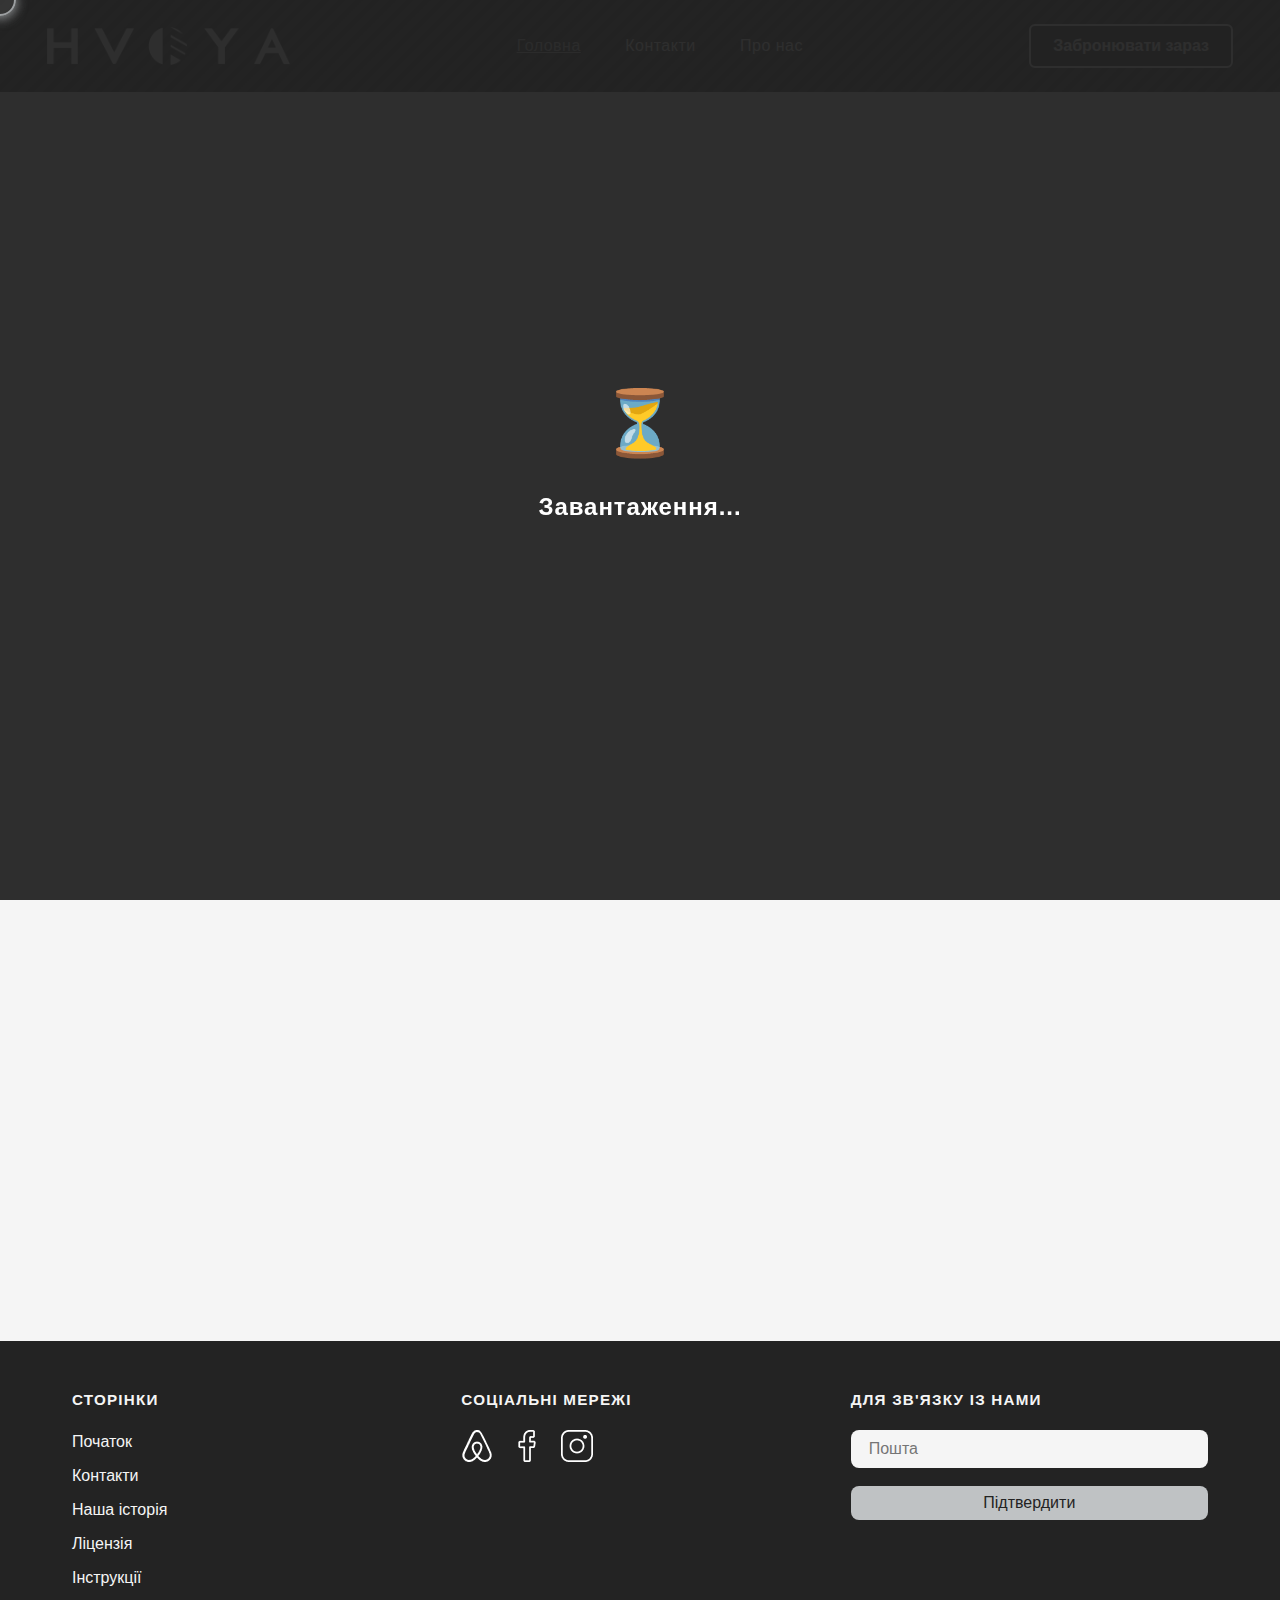
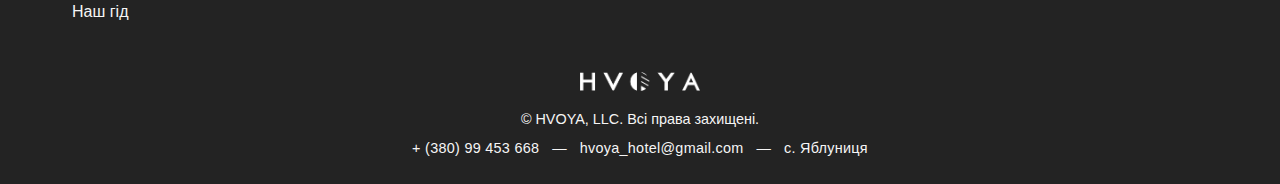
<file: index.html>
<!DOCTYPE html>
<html lang="en">
<head>
    <meta charset="UTF-8">
    <meta name="viewport" content="width=device-width, initial-scale=1.0">
    <title>Document</title>
    <link rel="stylesheet" href="work.css">
    <link rel="stylesheet" href="./index1.html">
</head>
<body>
    <div id="preloader">
  <div class="preloader-content">
    <span class="preloader-emoji">⏳</span>
    <span class="preloader-text">Завантаження...</span>
  </div>
</div>
    <header>
        <img src = './img/logo-white.png' class = 'logo'>
        <nav class golb>
            <a href="./index.html" class = 'perek'>Головна</a>
            <a href="./index3.html" class = 'golb2'>Контакти</a>
            <a href="./index1.html" class = 'golb3'>Про нас</a>
        </nav>
        <a href="index3.html" class = 'bron'>Забронювати зараз</a>
        
    </header>

    <main>

    <section class="hero"></section>

    
    <div class="krok">
        <h1 class="text1">Hvoya — ваш затишний простір у самому серці Карпат</h1>
        <h3 class="text2">Наш готель розташований поруч із лісом та гірськолижними трасами Буковеля. З вікон відкривається захоплюючий краєвид на гори та ялини. Ідеальне місце для відпочинку, релаксу та зарядження енергією.</h3>
        <h3 class="text2">Комфорт. Спокій. Природа.</h3>
        <a href="index3.html" class="bron">Забронювати</a>
        <a href="indexk.html" class="next-btn">Далі →</a>
    </div>
</main>

<footer class="footer-section-1">
    <div class="footer-content">
        <div class="footer-columns">
            <div class="footer-col">
                <span class="footer-title">СТОРІНКИ</span>
                <ul>
                    <li>Початок</li>
                    <li>Контакти</li>
                    <li>Наша історія</li>
                    <li>Ліцензія</li>
                    <li>Інструкції</li>
                    <li>Наш гід</li>
                </ul>
            </div>
            <div class="footer-col">
                <span class="footer-title">СОЦІАЛЬНІ МЕРЕЖІ</span>
                <div class="footer-social">
                    <a href="#"><img src="img/Frame (1).png" alt="Airbnb"></a>
                    <a href="#"><img src="img/IMAGE (2).png" alt="Facebook"></a>
                    <a href="#"><img src="img/IMAGE (3).png" alt="Instagram"></a>
                </div>
            </div>
            <div class="footer-col">
                <span class="footer-title">ДЛЯ ЗВ'ЯЗКУ ІЗ НАМИ</span>
                <form class="footer-form">
                    <input type="email" placeholder="Пошта">
                    <button type="submit">Підтвердити</button>
                </form>
            </div>
        </div>
        <div class="footer-logo-block">
            <img src="img/logo-white.png" class="footer-logo">
        </div>
        <div class="footer-copy">
            © HVOYA, LLC. Всі права захищені.
        </div>
        <div class="footer-contacts">
            + (380) 99 453 668 &nbsp; — &nbsp; hvoya_hotel@gmail.com &nbsp; — &nbsp; с. Яблуниця
        </div>
    </div>
</footer>
<script>
    
window.addEventListener('DOMContentLoaded', function() {
  setTimeout(function() {
    document.getElementById('preloader').style.opacity = '0';
    setTimeout(function() {
      document.getElementById('preloader').style.display = 'none';
    }, 200);
  }, 2000);
});
</script>

<script>
document.addEventListener("DOMContentLoaded", function() {
    const circle = document.createElement("div");
    circle.className = "cursor-circle";
    document.body.appendChild(circle);

    document.addEventListener("mousemove", function(e) {
        circle.style.left = e.clientX + "px";
        circle.style.top = e.clientY + "px";
    });
});
</script>

</body>
<foot class="noga">

</foot>
</html>
</file>
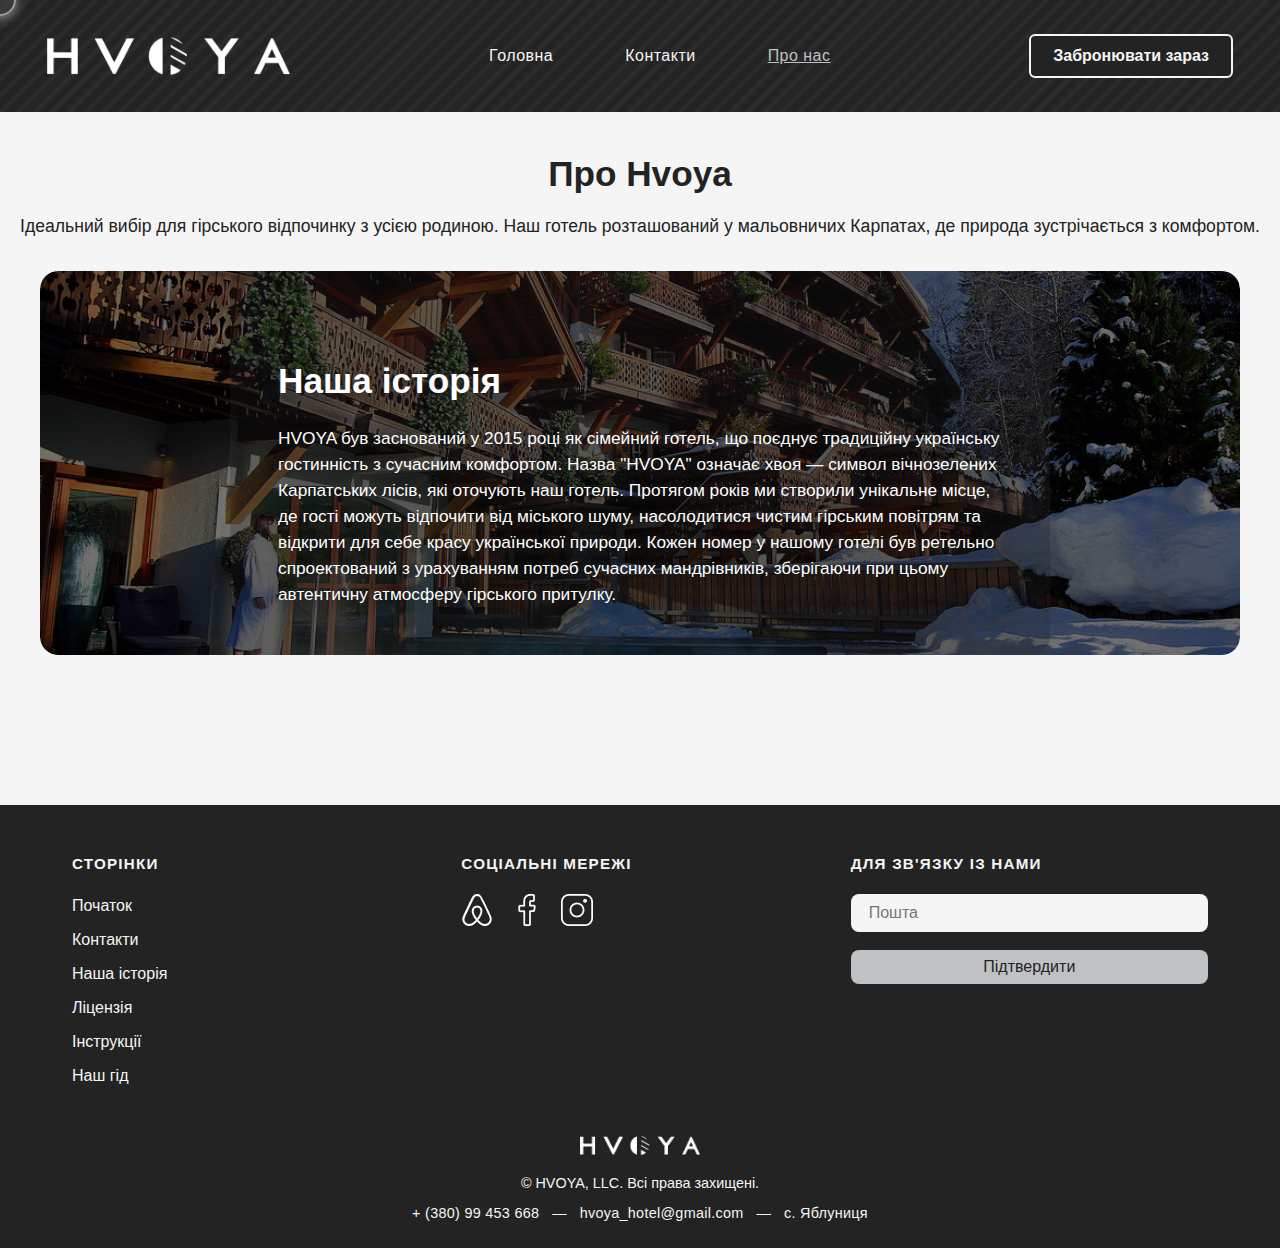
<file: index1.html>
<!DOCTYPE html>
<html lang="uk">
<head>
    <meta charset="UTF-8">
    <meta name="viewport" content="width=device-width, initial-scale=1.0">
    <title>Про нас — HVOYA</title>
    <link rel="stylesheet" href="work.css">
    <link rel="stylesheet" href="./index.html">
</head>
<body>
<header>
    <img src="./img/logo-white.png" class="logo">
    <nav class="golb">
        <a href="./index.html" class="golb1">Головна</a>
        <a href="./index3.html" class="golb2">Контакти</a>
        <a href="" class="perek">Про нас</a>
    </nav>
    <a href="index3.html" class="bron">Забронювати зараз</a>

</header>
<main class="mainer">
<h1 class="pro">Про Hvoya</h1>
<h3 class = 'opis'>Ідеальний вибір для гірського відпочинку з усією родиною. Наш готель розташований 
    у мальовничих Карпатах, де природа зустрічається з комфортом.</h3>
<div class="history-block">
    <div class="history-text">
        <h2>Наша історія</h2>
        <p class="opis">HVOYA був заснований у 2015 році як сімейний готель, що поєднує традиційну українську гостинність з сучасним комфортом. Назва "HVOYA" означає хвоя — символ вічнозелених Карпатських лісів, які оточують наш готель.

Протягом років ми створили унікальне місце, де гості можуть відпочити від міського шуму, насолодитися чистим гірським повітрям та відкрити для себе красу української природи.

Кожен номер у нашому готелі був ретельно спроектований з урахуванням потреб сучасних мандрівників, зберігаючи при цьому автентичну атмосферу гірського притулку.</p>
    </div>
    <div class="history-img-wrap">
        <img src="img/70440098-France-Rhone-Alps-Megève-Ski-Resort-Chalet-du-Mont-d-Arbois-Relais-Châteaux-luxury-hotel-view-from.jpg" class="history-img" alt="Готель Hvoya">
    </div>
</div> 

</main>


<footer class="footer-section-1">
    <div class="footer-content">
        <div class="footer-columns">
            <div class="footer-col">
                <span class="footer-title">СТОРІНКИ</span>
                <ul>
                    <li>Початок</li>
                    <li>Контакти</li>
                    <li>Наша історія</li>
                    <li>Ліцензія</li>
                    <li>Інструкції</li>
                    <li>Наш гід</li>
                </ul>
            </div>
            <div class="footer-col">
                <span class="footer-title">СОЦІАЛЬНІ МЕРЕЖІ</span>
                <div class="footer-social">
                    <a href="#"><img src="img/Frame (1).png" alt="Airbnb"></a>
                    <a href="#"><img src="img/IMAGE (2).png" alt="Facebook"></a>
                    <a href="#"><img src="img/IMAGE (3).png" alt="Instagram"></a>
                </div>
            </div>
            <div class="footer-col">
                <span class="footer-title">ДЛЯ ЗВ'ЯЗКУ ІЗ НАМИ</span>
                <form class="footer-form">
                    <input type="email" placeholder="Пошта">
                    <button type="submit">Підтвердити</button>
                </form>
            </div>
        </div>
        <div class="footer-logo-block">
            <img src="img/logo-white.png" class="footer-logo">
        </div>
        <div class="footer-copy">
            © HVOYA, LLC. Всі права захищені.
        </div>
        <div class="footer-contacts">
            + (380) 99 453 668 &nbsp; — &nbsp; hvoya_hotel@gmail.com &nbsp; — &nbsp; с. Яблуниця
        </div>
    </div>
</footer>
<script>
document.addEventListener("DOMContentLoaded", function() {
    const circle = document.createElement("div");
    circle.className = "cursor-circle";
    document.body.appendChild(circle);

    document.addEventListener("mousemove", function(e) {
        circle.style.left = e.clientX + "px";
        circle.style.top = e.clientY + "px";
    });
});
</script>
</body>
</file>
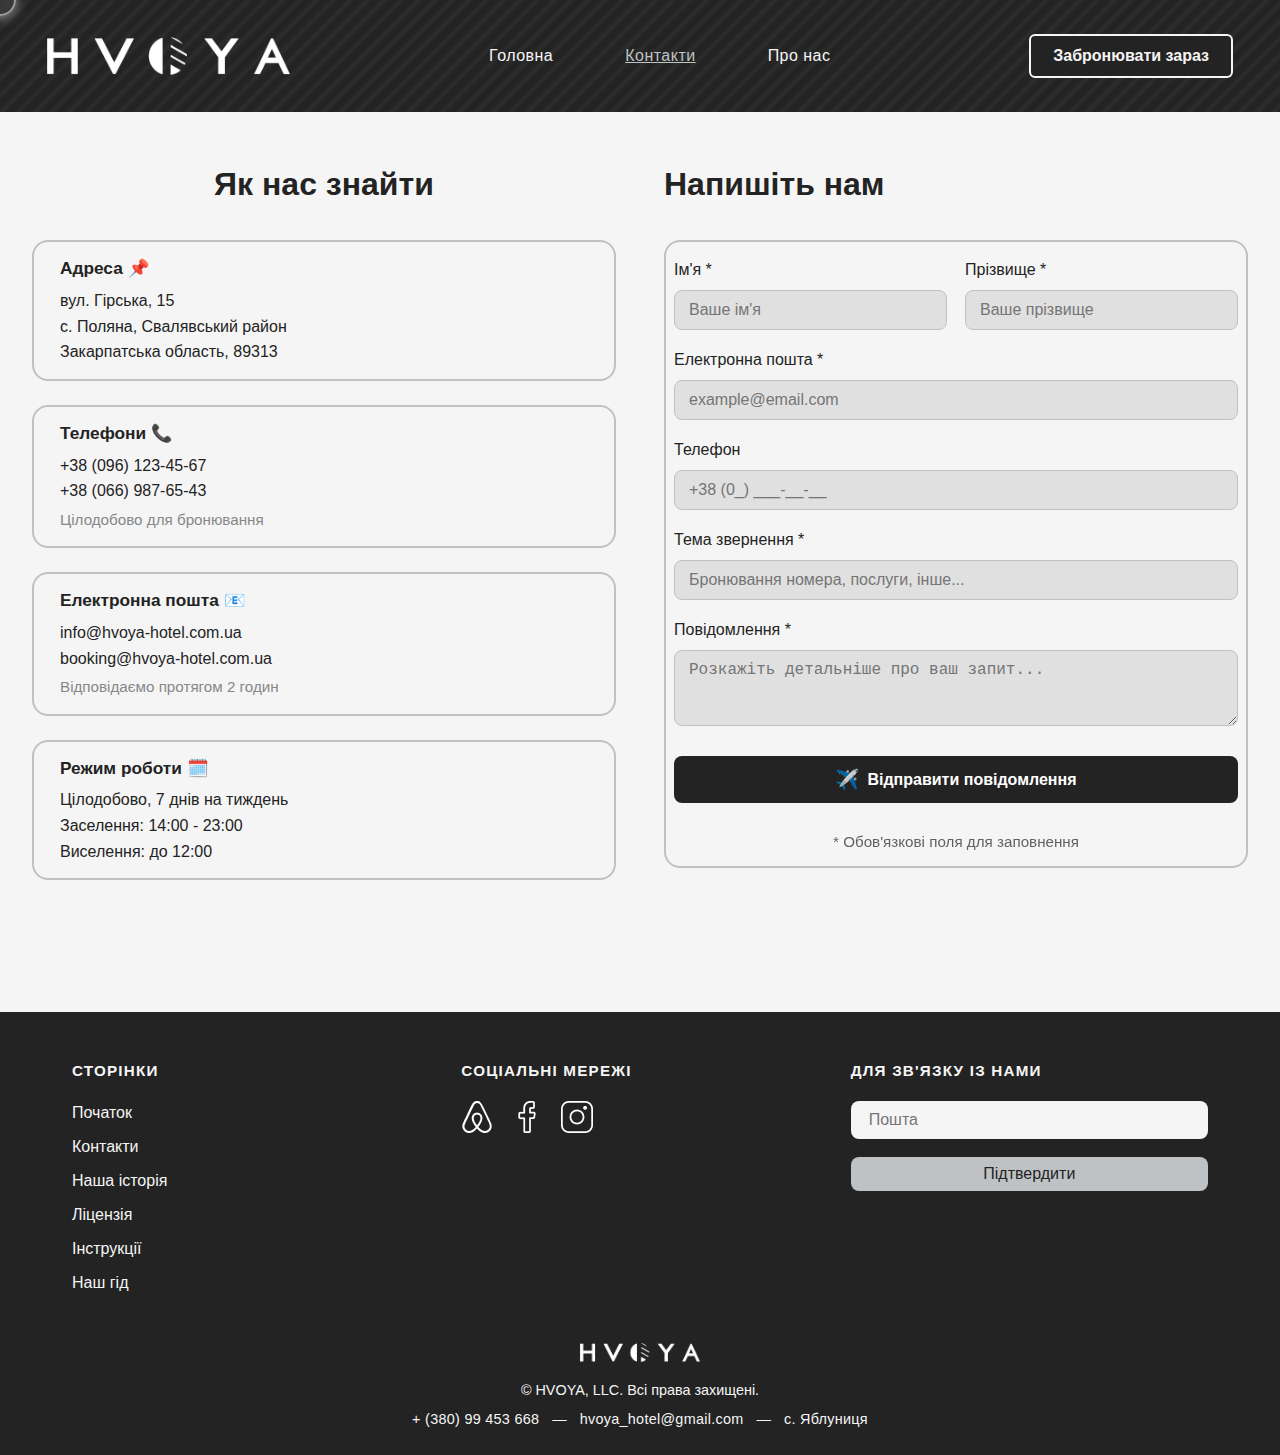
<file: index3.html>
<!DOCTYPE html>
<html lang="uk">
<head>
    <meta charset="UTF-8">
    <meta name="viewport" content="width=device-width, initial-scale=1.0">
    <title>Про нас — HVOYA</title>
    <link rel="stylesheet" href="work.css">
    <link rel="stylesheet" href="./index.html">
</head>
<body>
<header>
    <img src="./img/logo-white.png" class="logo">
    <nav class="golb">
        <a href="./index.html" class="golb1">Головна</a>
        <a href="" class="perek">Контакти</a>
        <a href="./index1.html" class="golb3">Про нас</a>
    </nav>
    <a href="index3.html" class="bron">Забронювати зараз</a>

</header>
<main class="contacts-main">
  <div class="contacts-container">
    <div class="contacts-left">
      <h1 class="contacts-title">Як нас знайти</h1>
      <div class="contacts-info">
        <div class="contacts-card">
          <div class="contacts-card-icon"></div>
          <div>
            <div class="contacts-card-title">Адреса 📌</div>
            <div class="contacts-card-text">
              вул. Гірська, 15<br>
              с. Поляна, Свалявський район<br>
              Закарпатська область, 89313
            </div>
          </div>
        </div>
        <div class="contacts-card">
          <div class="contacts-card-icon"></div>
          <div>
            <div class="contacts-card-title">Телефони 📞</div>
            <div class="contacts-card-text">
              +38 (096) 123-45-67<br>
              +38 (066) 987-65-43<br>
              <span class="contacts-card-note">Цілодобово для бронювання</span>
            </div>
          </div>
        </div>
        <div class="contacts-card">
          <div class="contacts-card-icon"></div>
          <div>
            <div class="contacts-card-title">Електронна пошта 📧</div>
            <div class="contacts-card-text">
              info@hvoya-hotel.com.ua<br>
              booking@hvoya-hotel.com.ua<br>
              <span class="contacts-card-note">Відповідаємо протягом 2 годин</span>
            </div>
          </div>
        </div>
        <div class="contacts-card">
          <div class="contacts-card-icon"></div>
          <div>
            <div class="contacts-card-title">Режим роботи 🗓️</div>
            <div class="contacts-card-text">
              Цілодобово, 7 днів на тиждень<br>
              Заселення: 14:00 - 23:00<br>
              Виселення: до 12:00
            </div>
          </div>
        </div>
      </div>
    </div>
    <div class="contacts-right">
      <h1 class="contacts-title">Напишіть нам</h1>
      <form class="contacts-form">
        <div class="contacts-form-row">
          <div class="contacts-form-group">
            <label for="name">Ім'я *</label>
            <input type="text" id="name" name="name" placeholder="Ваше ім'я" required>
          </div>
          <div class="contacts-form-group">
            <label for="surname">Прізвище *</label>
            <input type="text" id="surname" name="surname" placeholder="Ваше прізвище" required>
          </div>
        </div>
        <div class="contacts-form-group">
          <label for="email">Електронна пошта *</label>
          <input type="email" id="email" name="email" placeholder="example@email.com" required>
        </div>
        <div class="contacts-form-group">
          <label for="phone">Телефон</label>
          <input type="tel" id="phone" name="phone" placeholder="+38 (0_) ___-__-__">
        </div>
        <div class="contacts-form-group">
          <label for="topic">Тема звернення *</label>
          <input type="text" id="topic" name="topic" placeholder="Бронювання номера, послуги, інше..." required>
        </div>
        <div class="contacts-form-group">
          <label for="message">Повідомлення *</label>
          <textarea id="message" name="message" rows="3" placeholder="Розкажіть детальніше про ваш запит..." required></textarea>
        </div>
        <button type="submit" class="contacts-form-btn">
          <span class="contacts-form-btn-icon">✈️</span> Відправити повідомлення
        </button>
        <div class="contacts-form-note">
          * Обов'язкові поля для заповнення
        </div>
      </form>
    </div>
  </div>
</main>

<footer class="footer-section-1">
    <div class="footer-content">
        <div class="footer-columns">
            <div class="footer-col">
                <span class="footer-title">СТОРІНКИ</span>
                <ul>
                    <li>Початок</li>
                    <li>Контакти</li>
                    <li>Наша історія</li>
                    <li>Ліцензія</li>
                    <li>Інструкції</li>
                    <li>Наш гід</li>
                </ul>
            </div>
            <div class="footer-col">
                <span class="footer-title">СОЦІАЛЬНІ МЕРЕЖІ</span>
                <div class="footer-social">
                    <a href="#"><img src="img/Frame (1).png" alt="Airbnb"></a>
                    <a href="#"><img src="img/IMAGE (2).png" alt="Facebook"></a>
                    <a href="#"><img src="img/IMAGE (3).png" alt="Instagram"></a>
                </div>
            </div>
            <div class="footer-col">
                <span class="footer-title">ДЛЯ ЗВ'ЯЗКУ ІЗ НАМИ</span>
                <form class="footer-form">
                    <input type="email" placeholder="Пошта">
                    <button type="submit">Підтвердити</button>
                </form>
            </div>
        </div>
        <div class="footer-logo-block">
            <img src="img/logo-white.png" class="footer-logo">
        </div>
        <div class="footer-copy">
            © HVOYA, LLC. Всі права захищені.
        </div>
        <div class="footer-contacts">
            + (380) 99 453 668 &nbsp; — &nbsp; hvoya_hotel@gmail.com &nbsp; — &nbsp; с. Яблуниця
        </div>
    </div>
</footer>

<script>
document.addEventListener("DOMContentLoaded", function() {
    const circle = document.createElement("div");
    circle.className = "cursor-circle";
    document.body.appendChild(circle);

    document.addEventListener("mousemove", function(e) {
        circle.style.left = e.clientX + "px";
        circle.style.top = e.clientY + "px";
    });
});
</script>
</body>
</file>
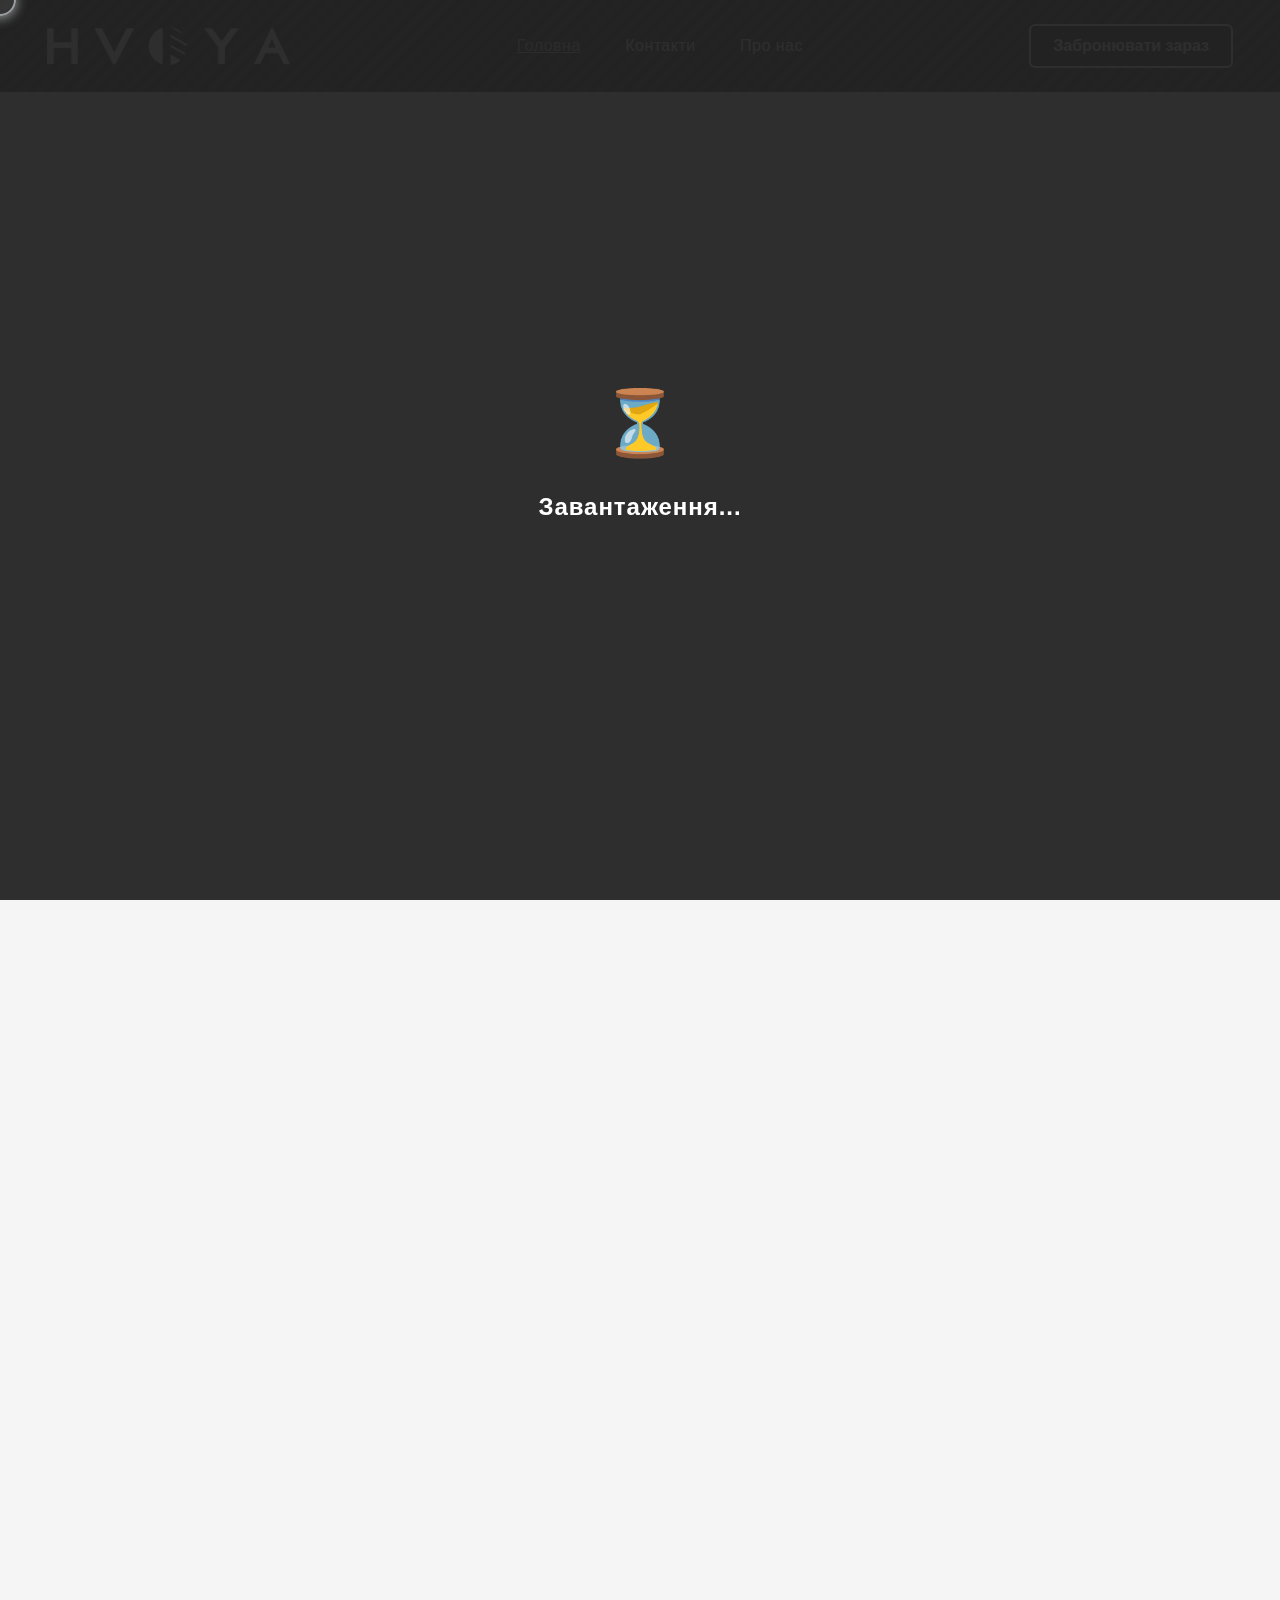
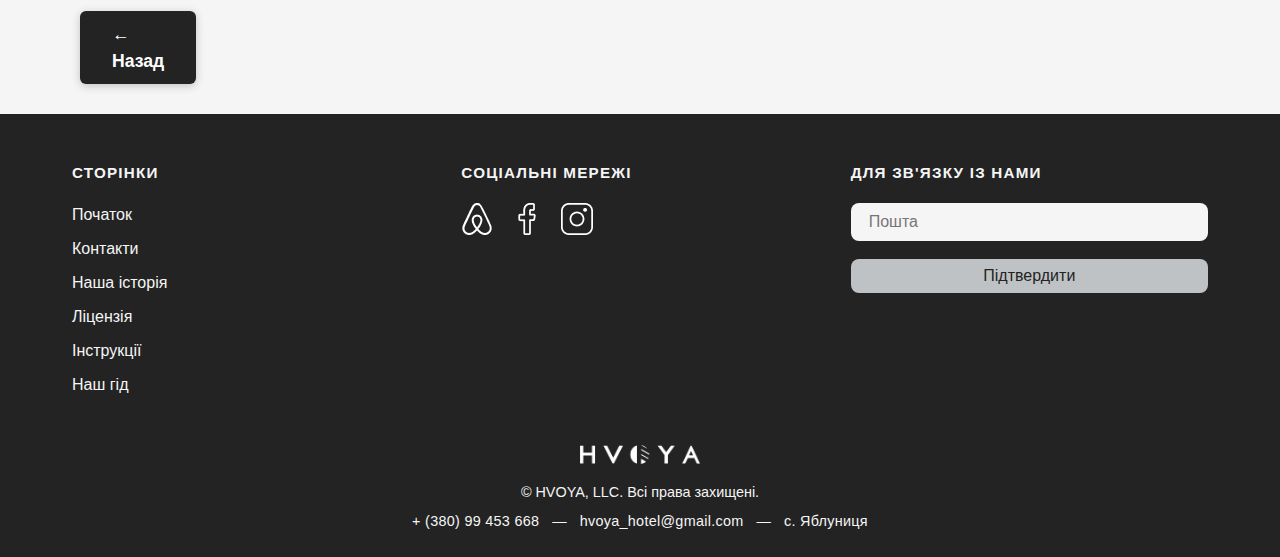
<file: indexk.html>
<!DOCTYPE html>
<html lang="en">
<head>
    <meta charset="UTF-8">
    <meta name="viewport" content="width=device-width, initial-scale=1.0">
    <title>Document</title>
    <link rel="stylesheet" href="work.css">
    <link rel="stylesheet" href="./index1.html">
</head>
<body>
    <div id="preloader">
  <div class="preloader-content">
    <span class="preloader-emoji">⏳</span>
    <span class="preloader-text">Завантаження...</span>
  </div>
</div>
    <header>
        <img src = './img/logo-white.png' class = 'logo'>
        <nav class golb>
            <a href="./index.html" class = 'perek'>Головна</a>
            <a href="./index3.html" class = 'golb2'>Контакти</a>
            <a href="./index1.html" class = 'golb3'>Про нас</a>
        </nav>
        <a href="index3.html" class = 'bron'>Забронювати зараз</a>
        
    </header>

<main>
   
<section class="nafon">
    <div class="nafon-overlay">
        <h1 class="big">HVOYA — ідеальний вибір для гірського відпочинку всією родиною.</h1>
    </div>
</section>
    

<section class="oboi">
        <div class = 'okno'><h1 class = 'text3'>Апартаменти Hvoya створені для тих, хто цінує затишок і стиль. 
            Просторе планування, сучасний інтер’єр, повністю обладнана кухня та вікна з краєвидом на Карпати — усе для вашого комфортного відпочинку
             після активного дня на схилах.</h1></div>

            <div class = 'lizko'>
                <img src="./img/Bed-Icon.png" class="bed">
                <h1 class="ok1">Сучасний простір з міні-кухнею, холодильником, електрочайником,
                     сейфом — ідеально для сімейного відпочинку чи тривалого проживання</h1>
            </div>

            <div class = 'dveri'>
                <img src="./img/Door-Icon.png" class="door">
                <h1 class="ok2">Безкоштовний Wi‑Fi, flat‑TV, приємний інтер’єр, wardrobe — все, щоб відчувати себе як вдома.
                    У вибраних категоріях — балкон з видом на гори та центральну частину курорту.</h1>
            </div>

            <div class = 'vanna'>
                <img src="img/IMAGE.png" class="bath">
                <h1 class="ok3">Приємні ванні кімнати з усім необхідним для комфортного перебування. </h1>
            </div>
            <h1>Ідеальний відпочинок</h1>
            <h3>Відпочинок, який залишить у вас тільки найкращі спогади.
                Наш готель пропонує все необхідне для вашого комфорту та розслаблення. 
                Від затишних номерів до вражаючих природних краєвидів — ви знайдете тут усе, 
                що потрібно для того, щоб зануритися в атмосферу спокою і відновлення.</h3>
                </section>


<section class="features">
    <div class="features-row">
        <div class="feature-item">
            <img src="./img/kuxovarka.png" alt="Кухонні прилади" class="feature-icon">
            <div>
                <h4>Сучасні кухонні прилади</h4>
                <p>Наші кімнати обладнані новітніми кухонними приладами для зручності приготування їжі.</p>
            </div>
        </div>
        <div class="feature-item">
            <img src="img/895471.png" alt="Кондиціонер" class="feature-icon">
            <div>
                <h4>Кондиціонер</h4>
                <p>Зберігайте комфортну температуру в номері.</p>
            </div>
        </div>
    </div>
    <div class="features-row">
        <div class="feature-item">
            <img src="./img/Combined-Shape.png" alt="Прогулянкові доріжки" class="feature-icon">
            <div>
                <h4>Прогулянкові доріжки</h4>
                <p>Зелені зони для прогулянок на свіжому повітрі.</p>
            </div>
        </div>

        <div class="feature-item">
            <img src="img/Briefcase-Icon.png" alt="Зберігання речей" class="feature-icon">
            <div>
                <h4>Зберігання речей</h4>
                <p>Просторі шафи та полиці для ваших речей.</p>
            </div>
        </div>
    </div>

    <div class="features-row">
        <div class="feature-item">
            <img src="img/Shape.png" alt="Кавоварка" class="feature-icon">
            <div>
                <h4>Кавоварка</h4>
                <p>Насолоджуйтесь кавою прямо у номері.</p>
            </div>
        </div>

        <div class="feature-item">
            <img src="img/Glass-Icon.png" alt="Вибір столових приладів" class="feature-icon">
            <div>
                <h4>Вибір столових приладів</h4>
                <p>Високоякісні сервірувальні прилади для зручності.</p>
            </div>
        </div>
    </div>

    <div class="features-row">
        <div class="feature-item">
            <img src="img/Forest-Icon.png" alt="Природні пейзажі" class="feature-icon">
            <div>
                <h4>Природні пейзажі</h4>
                <p>Відкрийте для себе красу природи просто з вікна.</p>
            </div>
        </div>

        <div class="feature-item">
            <img src="img/Pizza-Icon.png" alt="Опції для виносу їжі" class="feature-icon">
            <div>
                <h4>Опції для виносу їжі</h4>
                <p>Зручний сервіс для виносу їжі з ресторану.</p>
            </div>
        </div>
    </div>
    
</section>
 <div class="backno-btn-block">
    <a href="index.html" class="back-btn">← Назад</a>
    <a href="indexj.html" class="back1-btn">Далі →</a>

</div>
</main>

<footer class="footer-section">
    <div class="footer-content">
        <div class="footer-columns">
            <div class="footer-col">
                <span class="footer-title">СТОРІНКИ</span>
                <ul>
                    <li>Початок</li>
                    <li>Контакти</li>
                    <li>Наша історія</li>
                    <li>Ліцензія</li>
                    <li>Інструкції</li>
                    <li>Наш гід</li>
                </ul>
            </div>
            <div class="footer-col">
                <span class="footer-title">СОЦІАЛЬНІ МЕРЕЖІ</span>
                <div class="footer-social">
                    <a href="#"><img src="img/Frame (1).png" alt="Airbnb"></a>
                    <a href="#"><img src="img/IMAGE (2).png" alt="Facebook"></a>
                    <a href="#"><img src="img/IMAGE (3).png" alt="Instagram"></a>
                </div>
            </div>
            <div class="footer-col">
                <span class="footer-title">ДЛЯ ЗВ'ЯЗКУ ІЗ НАМИ</span>
                <form class="footer-form">
                    <input type="email" placeholder="Пошта">
                    <button type="submit">Підтвердити</button>
                </form>
            </div>
        </div>
        <div class="footer-logo-block">
            <img src="img/logo-white.png" class="footer-logo">
        </div>
        <div class="footer-copy">
            © HVOYA, LLC. Всі права захищені.
        </div>
        <div class="footer-contacts">
            + (380) 99 453 668 &nbsp; — &nbsp; hvoya_hotel@gmail.com &nbsp; — &nbsp; с. Яблуниця
        </div>
    </div>
</footer>


<script> 
window.addEventListener('DOMContentLoaded', function() {
  setTimeout(function() {
    document.getElementById('preloader').style.opacity = '0';
    setTimeout(function() {
      document.getElementById('preloader').style.display = 'none';
    }, 200);
  }, 2000);
});
</script>
</body>

<script>
document.addEventListener("DOMContentLoaded", function() {
    const circle = document.createElement("div");
    circle.className = "cursor-circle";
    document.body.appendChild(circle);

    document.addEventListener("mousemove", function(e) {
        circle.style.left = e.clientX + "px";
        circle.style.top = e.clientY + "px";
    });
});
</script>

<foot class="noga">

</foot>
</html>
</file>
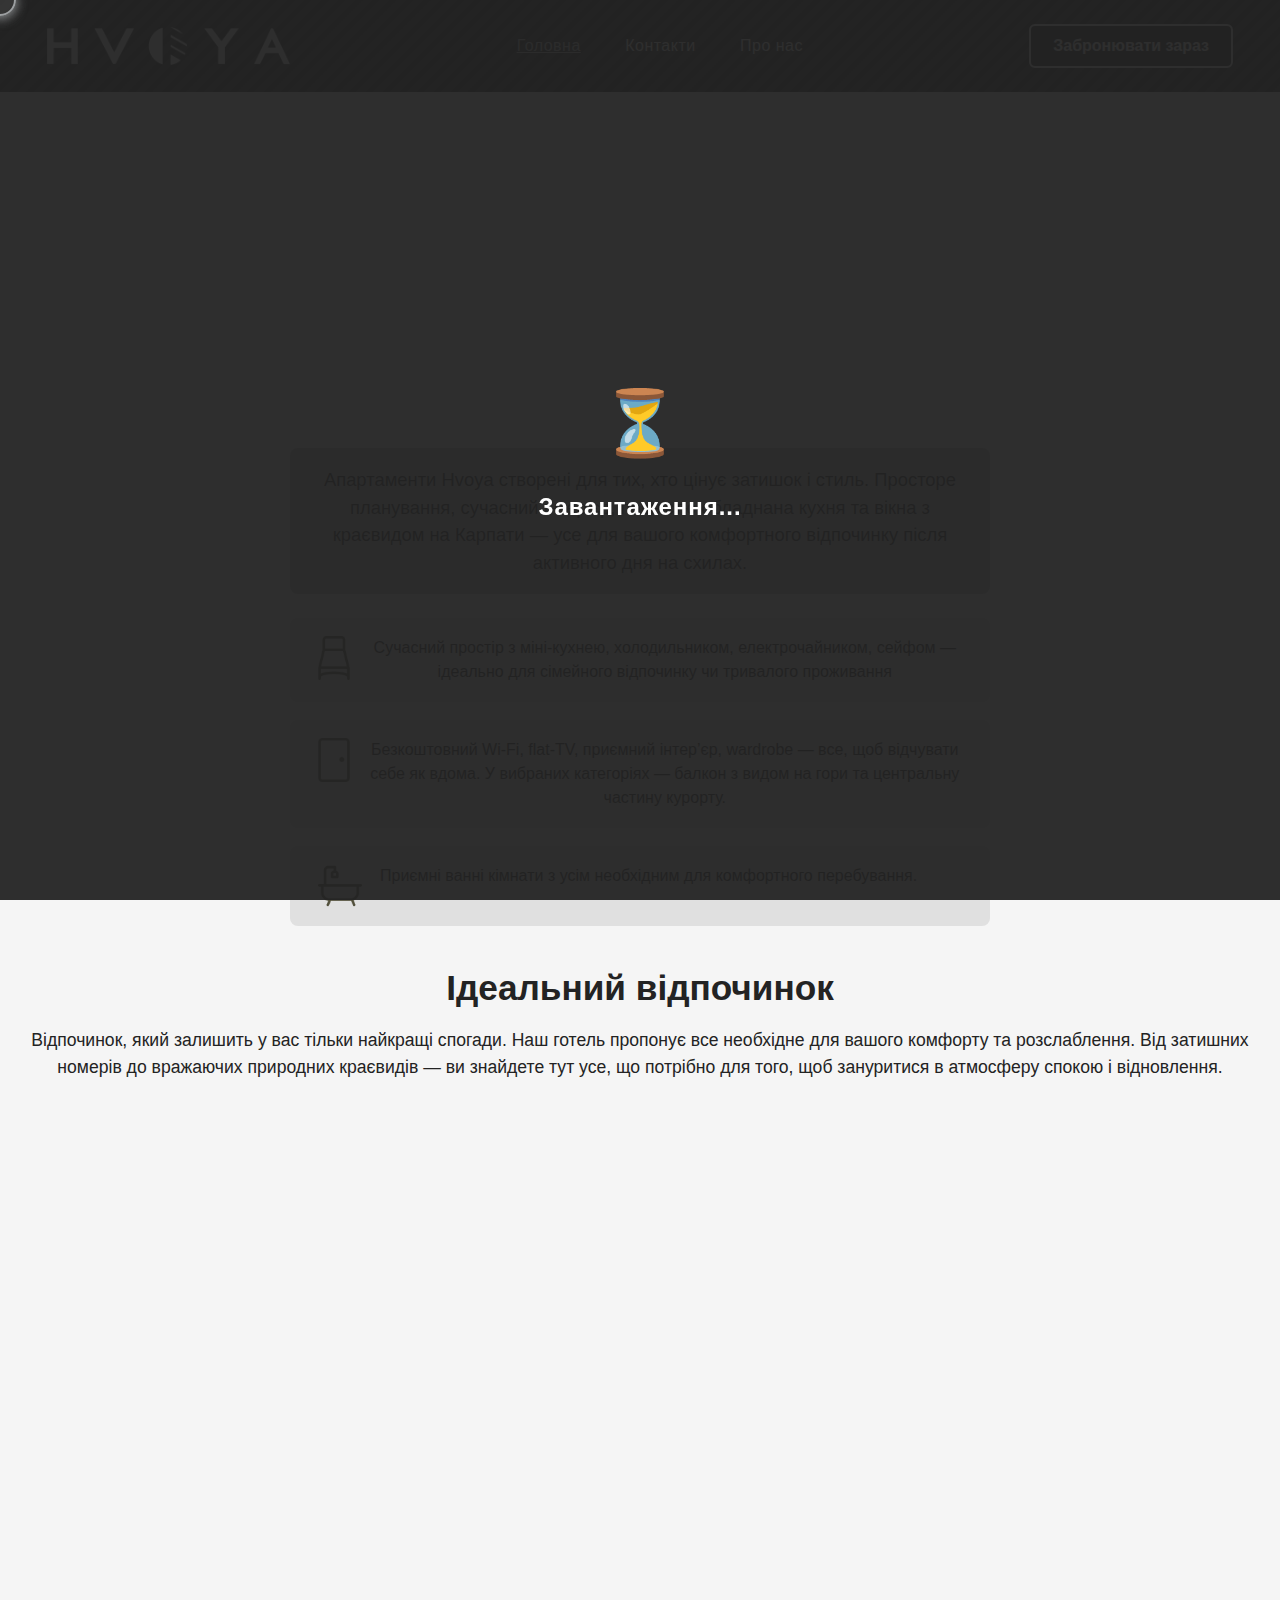
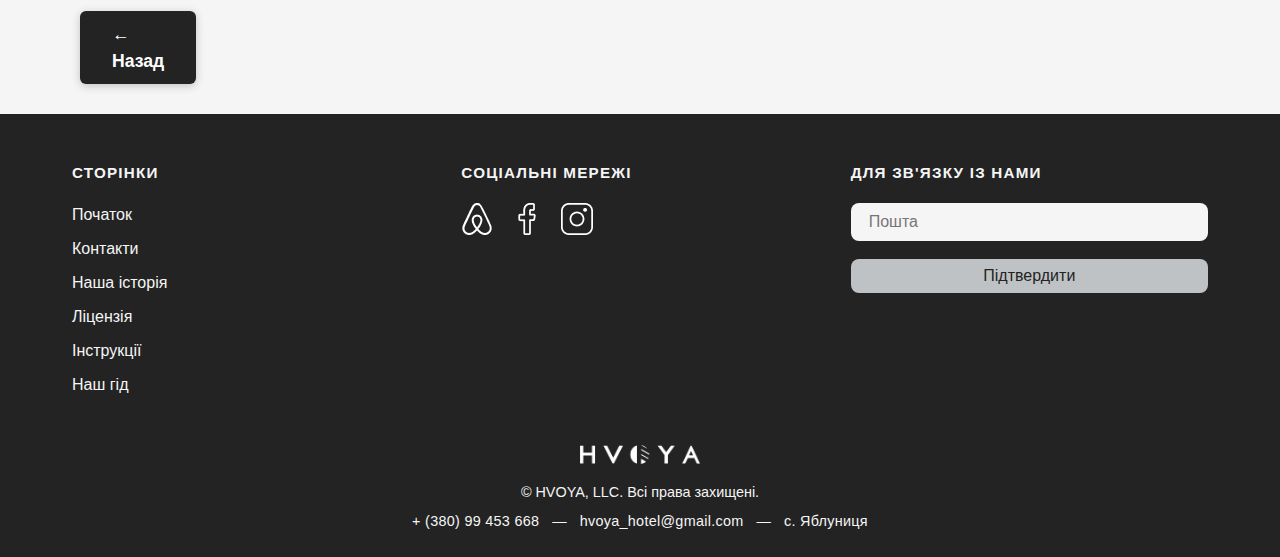
<file: indexl.html>
<!DOCTYPE html>
<html lang="en">
<head>
    <meta charset="UTF-8">
    <meta name="viewport" content="width=device-width, initial-scale=1.0">
    <title>Document</title>
    <link rel="stylesheet" href="work.css">
    <link rel="stylesheet" href="./index1.html">
</head>
<body>
    <div id="preloader">
  <div class="preloader-content">
    <span class="preloader-emoji">⏳</span>
    <span class="preloader-text">Завантаження...</span>
  </div>
</div>
    <header>
        <img src = './img/logo-white.png' class = 'logo'>
        <nav class golb>
            <a href="./index.html" class = 'perek'>Головна</a>
            <a href="./index3.html" class = 'golb2'>Контакти</a>
            <a href="./index1.html" class = 'golb3'>Про нас</a>
        </nav>
        <a href="index3.html" class = 'bron'>Забронювати зараз</a>
        
    </header>

<main>
   
<section class="nafon">
    <div class="nafon-overlay">
        <h1 class="big">HVOYA — ідеальний вибір для гірського відпочинку всією родиною.</h1>
    </div>
</section>
    


        <div class = 'okno'><h1 class = 'text3'>Апартаменти Hvoya створені для тих, хто цінує затишок і стиль. 
            Просторе планування, сучасний інтер’єр, повністю обладнана кухня та вікна з краєвидом на Карпати — усе для вашого комфортного відпочинку
             після активного дня на схилах.</h1></div>

            <div class = 'lizko'>
                <img src="./img/Bed-Icon.png" class="bed">
                <h1 class="ok1">Сучасний простір з міні-кухнею, холодильником, електрочайником,
                     сейфом — ідеально для сімейного відпочинку чи тривалого проживання</h1>
            </div>

            <div class = 'dveri'>
                <img src="./img/Door-Icon.png" class="door">
                <h1 class="ok2">Безкоштовний Wi‑Fi, flat‑TV, приємний інтер’єр, wardrobe — все, щоб відчувати себе як вдома.
                    У вибраних категоріях — балкон з видом на гори та центральну частину курорту.</h1>
            </div>

            <div class = 'vanna'>
                <img src="img/IMAGE.png" class="bath">
                <h1 class="ok3">Приємні ванні кімнати з усім необхідним для комфортного перебування. </h1>
            </div>
            <h1>Ідеальний відпочинок</h1>
            <h3>Відпочинок, який залишить у вас тільки найкращі спогади.
                Наш готель пропонує все необхідне для вашого комфорту та розслаблення. 
                Від затишних номерів до вражаючих природних краєвидів — ви знайдете тут усе, 
                що потрібно для того, щоб зануритися в атмосферу спокою і відновлення.</h3>


<section class="features">
    <div class="features-row">
        <div class="feature-item">
            <img src="./img/kuxovarka.png" alt="Кухонні прилади" class="feature-icon">
            <div>
                <h4>Сучасні кухонні прилади</h4>
                <p>Наші кімнати обладнані новітніми кухонними приладами для зручності приготування їжі.</p>
            </div>
        </div>
        <div class="feature-item">
            <img src="img/895471.png" alt="Кондиціонер" class="feature-icon">
            <div>
                <h4>Кондиціонер</h4>
                <p>Зберігайте комфортну температуру в номері.</p>
            </div>
        </div>
    </div>
    <div class="features-row">
        <div class="feature-item">
            <img src="./img/Combined-Shape.png" alt="Прогулянкові доріжки" class="feature-icon">
            <div>
                <h4>Прогулянкові доріжки</h4>
                <p>Зелені зони для прогулянок на свіжому повітрі.</p>
            </div>
        </div>

        <div class="feature-item">
            <img src="img/Briefcase-Icon.png" alt="Зберігання речей" class="feature-icon">
            <div>
                <h4>Зберігання речей</h4>
                <p>Просторі шафи та полиці для ваших речей.</p>
            </div>
        </div>
    </div>

    <div class="features-row">
        <div class="feature-item">
            <img src="img/Shape.png" alt="Кавоварка" class="feature-icon">
            <div>
                <h4>Кавоварка</h4>
                <p>Насолоджуйтесь кавою прямо у номері.</p>
            </div>
        </div>

        <div class="feature-item">
            <img src="img/Glass-Icon.png" alt="Вибір столових приладів" class="feature-icon">
            <div>
                <h4>Вибір столових приладів</h4>
                <p>Високоякісні сервірувальні прилади для зручності.</p>
            </div>
        </div>
    </div>

    <div class="features-row">
        <div class="feature-item">
            <img src="img/Forest-Icon.png" alt="Природні пейзажі" class="feature-icon">
            <div>
                <h4>Природні пейзажі</h4>
                <p>Відкрийте для себе красу природи просто з вікна.</p>
            </div>
        </div>

        <div class="feature-item">
            <img src="img/Pizza-Icon.png" alt="Опції для виносу їжі" class="feature-icon">
            <div>
                <h4>Опції для виносу їжі</h4>
                <p>Зручний сервіс для виносу їжі з ресторану.</p>
            </div>
        </div>
    </div>
    
</section>




    <div class="backno-btn-block">
    <a href="indexk.html" class="back-btn">← Назад</a>
    <a href="indexj.html" class="back1-btn">Далі →</a>

</div>


    </main>

<footer class="footer-section">
    <div class="footer-content">
        <div class="footer-columns">
            <div class="footer-col">
                <span class="footer-title">СТОРІНКИ</span>
                <ul>
                    <li>Початок</li>
                    <li>Контакти</li>
                    <li>Наша історія</li>
                    <li>Ліцензія</li>
                    <li>Інструкції</li>
                    <li>Наш гід</li>
                </ul>
            </div>
            <div class="footer-col">
                <span class="footer-title">СОЦІАЛЬНІ МЕРЕЖІ</span>
                <div class="footer-social">
                    <a href="#"><img src="img/Frame (1).png" alt="Airbnb"></a>
                    <a href="#"><img src="img/IMAGE (2).png" alt="Facebook"></a>
                    <a href="#"><img src="img/IMAGE (3).png" alt="Instagram"></a>
                </div>
            </div>
            <div class="footer-col">
                <span class="footer-title">ДЛЯ ЗВ'ЯЗКУ ІЗ НАМИ</span>
                <form class="footer-form">
                    <input type="email" placeholder="Пошта">
                    <button type="submit">Підтвердити</button>
                </form>
            </div>
        </div>
        <div class="footer-logo-block">
            <img src="img/logo-white.png" class="footer-logo">
        </div>
        <div class="footer-copy">
            © HVOYA, LLC. Всі права захищені.
        </div>
        <div class="footer-contacts">
            + (380) 99 453 668 &nbsp; — &nbsp; hvoya_hotel@gmail.com &nbsp; — &nbsp; с. Яблуниця
        </div>
    </div>
</footer>
<script>
window.addEventListener('DOMContentLoaded', function() {
  setTimeout(function() {
    document.getElementById('preloader').style.opacity = '0';
    setTimeout(function() {
      document.getElementById('preloader').style.display = 'none';
    }, 200);
  }, 2000);
});
</script>
</body>

<script>
document.addEventListener("DOMContentLoaded", function() {
    const circle = document.createElement("div");
    circle.className = "cursor-circle";
    document.body.appendChild(circle);

    document.addEventListener("mousemove", function(e) {
        circle.style.left = e.clientX + "px";
        circle.style.top = e.clientY + "px";
    });
});
</script>
<foot class="noga">

</foot>
</html>
</file>
<file: work.css>
:root {
    --green-dark: #232323; /* темно-сірий */
    --green-light: #bfc2c4; /* світло-сірий бетон */
    --white: #f5f5f5; /* майже білий */
    --gray: #e0e0e0; /* світлий бетон */
    --font-main: 'Montserrat', Arial, sans-serif;
    --font-size-base: 16px;
    --font-size-h1: 2.2rem;
    --font-size-h2: 1.5rem;
    --font-size-h3: 1.1rem;
    --font-size-footer-title: 0.95rem;
    --font-size-footer-copy: 0.9rem;
}


* {
    box-sizing: border-box;
    margin: 0;
    padding: 0;
}

body {
    font-family: var(--font-main);
    background: var(--white);
    color: var(--green-dark);
    font-size: var(--font-size-base);
    line-height: 1.5;
}


header {
    background-color: #232323;
    color: var(--white);
    display: flex;
    align-items: center;
    justify-content: space-between;
    padding: 24px 47px;
    background-image: 
        repeating-linear-gradient(135deg, #232323 0px, #232323 4px, #2d2d2d 8px, #232323 12px),
        url("https://www.transparenttextures.com/patterns/concrete-wall.png");
    background-size: auto, 400px 400px;
}


.logo {
    height: 38px;
}

nav.golb {
    display: flex;
    gap: 32px;
}

.golb1, .golb2, .golb3 {
    color: var(--white);
    text-decoration: none;
    font-weight: 500;
    font-size: 1rem;
    letter-spacing: 0.03em;
    transition: opacity 0.2s;
    padding: 20px;
}

.golb1:hover, .golb2:hover, .golb3:hover {
    opacity: 0.7;
 
}

.bron {
    background: var(--green-dark);
    color: var(--white);
    border: 2px solid var(--white);
    border-radius: 6px;
    padding: 8px 22px;
    font-weight: 600;
    font-size: 1rem;
    cursor: pointer;
    transition: background 0.2s, color 0.2s;
    text-decoration: none;
    display: inline-block;
}

.bron:hover {
    background: var(--white);
    color: var(--green-dark);
}

.krok {
    background: #bfc2c4; 
    padding: 32px 0 32px 0;
    text-align: center;
}

.krok h1.text1 {
    font-size: 2.15rem;
    font-weight: 1000;
    color: #232323;
    margin-bottom: 12px;
    text-align: left;
    max-width: 600px;
    margin: 0 auto 12px auto;
}

.krok h3.text2 {
    font-size: 1rem;
    color: #232323;
    font-weight: 700;
    text-align: left;
    max-width: 600px;
    margin: 0 auto 8px auto;
}

.krok .bron {
    margin-top: 18px;
    background: #232323;
    color: #fff;
    border: none;
    border-radius: 6px;
    padding: 8px 22px;
    font-weight: 600;
    font-size: 1rem;
    cursor: pointer;
    transition: background 0.2s, color 0.2s;
    text-decoration: none;
    display: inline-block;
}

.krok .bron:hover {
    background: #fff;
    color: #232323;
    border: 2px solid #232323;
}

@media (max-width: 700px) {
    .krok h1.text1,
    .krok h3.text2 {
        max-width: 98vw;
        font-size: 1rem;
        text-align: left;
        padding: 0 8px;
    }
    .krok {
        padding: 18px 0 18px 0;
    }
}


.hotel {
    width: 100%;
    max-width: 700px;
    display: block;
    margin: 0 auto 18px auto;
    border-radius: 8px;
}

.text1 {
    font-size: var(--font-size-h1);
    font-weight: 700;
    color: var(--green-dark);
    text-align: center;
    margin: 24px 0 12px 0;
}

.text2 {
    font-size: 1.1rem;
    color: var(--green-dark);
    text-align: center;
    margin-bottom: 8px;
    font-weight: 400;
}

.big {
    
    font-weight: 10000000;
    color: var(--green-dark);
    text-align: center;
    margin-top: 200px;
    margin-bottom: 200px;
}

.apart {
    width: 100%;
    max-width: 700px;
    display: block;
    margin: 0 auto 24px auto;
    border-radius: 8px;
}


.okno {
    margin: 0 auto 24px auto;
    max-width: 700px;
}

.text3 {
    font-size: 1.15rem;
    font-weight: 500;
    color: var(--green-dark);
    background: var(--green-light);
    border-radius: 8px;
    padding: 18px 28px;
    text-align: center;
}

.lizko, .dveri, .vanna {
    display: flex;
    align-items: flex-start;
    gap: 18px;
    background: var(--gray);
    border-radius: 8px;
    padding: 18px 28px;
    margin: 0 auto 18px auto;
    max-width: 700px;
}

.lizko img, .dveri img, .vanna img {
    width: 44px;
    height: 44px;
}

.ok1, .ok2, .ok3 {
    font-size: 1rem;
    color: var(--green-dark);
    font-weight: 500;
    margin: 0;
}

h1, h2 {
    font-size: var(--font-size-h1);
    font-weight: 700;
    color: var(--green-dark);
    text-align: center;
    margin: 36px 0 12px 0;
}

h3 {
    font-size: var(--font-size-h3);
    color: var(--green-dark);
    text-align: center;
    margin-bottom: 32px;
    font-weight: 400;
}


.features {
    background: var(--white);
    padding: 36px 0 36px 0;
}

.features-row {
    display: flex;
    justify-content: center;
    gap: 48px;
    margin-bottom: 24px;
}

.feature-item {
    display: flex;
    align-items: flex-start;
    gap: 18px;
    max-width: 340px;
}

.feature-icon {
    width: 48px;
    height: 48px;
    margin-top: 2px;
}

.feature-item h4 {
    font-size: 1.08rem;
    font-weight: 600;
    color: var(--green-dark);
    margin-bottom: 4px;
}

.feature-item p, .feature-item span {
    font-size: 0.98rem;
    color: var(--green-dark);
}


.reviews-section {
    background: rgb(146, 140, 140);
    padding: 48px 0 48px 0;
    text-align: center;
}

.reviews-section h2 {
    font-size: var(--font-size-h2);
    color: var(--green-dark);
    margin-bottom: 8px;
    font-weight: 600;
}

.reviews-section p {
    color: var(--green-dark);
    font-size: 1rem;
    margin-bottom: 32px;
}

.reviews-cards {
    display: flex;
    justify-content: center;
    gap: 32px;
    margin-bottom: 24px;
}

.review-card {
    background: var(--white);
    border-radius: 8px;
    box-shadow: 0 2px 8px rgba(35, 71, 42, 0.07);
    padding: 24px 28px;
    max-width: 340px;
    text-align: left;
    display: flex;
    flex-direction: column;
    gap: 10px;
}

.stars {
    color: #FFD700;
    font-size: 1.2rem;
    font-weight: 700;
    letter-spacing: 2px;
}
.review-card h4 {
    font-size: 1.05rem;
    color: var(--green-dark);
    font-weight: 600;
}

.review-card p {
    font-size: 0.97rem;
    color: var(--green-dark);
}

.review-author {
    font-size: 0.95rem;
    color: #888;
    margin-top: 6px;
}

.reviews-controls {
    display: flex;
    justify-content: center;
    gap: 12px;
    margin-top: 8px;
}

.circle {
    display: inline-block;
    width: 22px;
    height: 22px;
    border: 2px solid var(--green-dark);
    border-radius: 50%;
    background: transparent;
}

.room-photo-section {
    width: 100%;
    background: var(--white);
    padding: 0 0 36px 0;
    display: flex;
    justify-content: center;
}

.room-photo {
    width: 100%;
    max-width: 700px;
    border-radius: 8px;
    box-shadow: 0 2px 8px rgba(35, 71, 42, 0.07);
}


.features-section {
    background: var(--white);
    padding: 76px 0 96px 0;
    text-align: center;
    font-size: 3rem;
}

.features-section h2 {
    font-size: var(--font-size-h2);
    color: var(--green-dark);
    text-align: center;
    margin-bottom: 10px;
    font-weight: 600;
    font-size: 2rem;
}

.features-section p {
    color: var(--green-dark);
    font-size: 1rem;
    margin-bottom: 54px;
    text-align: center;
    justify-content: center;
    font-size: 1.2rem;

}

.features-list {
    display: grid;
    grid-template-columns: repeat(2, 1fr);
    gap: 32px 48px;
    max-width: 700px;
    margin: 0 auto;
    font-size: 1.1rem;
}

.features-list .feature-item {
    display: flex;
    align-items: center;
    gap: 14px;
    background: none;
    padding: 0;
    border-radius: 0;
    max-width: 100%;
}


.booking-section {
    background: var(--white);
    padding: 48px 0 48px 0;
    text-align: center;
}

.booking-section h2 {
    font-size: var(--font-size-h2);
    color: var(--green-dark);
    margin-bottom: 12px;
    font-weight: 600;
}

.booking-section p {
    color: var(--green-dark);
    font-size: 1rem;
    margin-bottom: 28px;
}

.booking-buttons {
    display: flex;
    justify-content: center;
    gap: 18px;
}

.btn {
    background: var(--green-dark);
    color: var(--white);
    border: none;
    border-radius: 6px;
    padding: 10px 32px;
    font-size: 1rem;
    font-weight: 600;
    cursor: pointer;
    transition: background 0.2s, color 0.2s;
    text-decoration: none;
    display: inline-block;
}

.btn:hover {
    background: var(--white);
    color: var(--green-dark);
    border: 2px solid var(--green-dark);
}


.footer-section {
    background: #232323;
    color: var(--white);
    padding: 48px 0 0 0;
    font-size: var(--font-size-base);
}

.footer-section-1{
    background: #232323;
    color: var(--white);
    padding: 48px 0 0 0;
    font-size: var(--font-size-base); 
}

.footer-content {
    max-width: 1200px;
    margin: 0 auto;
    padding: 0 32px;
}

.footer-columns {
    display: flex;
    justify-content: space-between;
    align-items: flex-start;
    gap: 32px;
    margin-bottom: 38px;
}

.footer-col {
    flex: 1;
    min-width: 180px;
}

.footer-title {
    font-size: var(--font-size-footer-title);
    font-weight: 600;
    letter-spacing: 0.08em;
    margin-bottom: 18px;
    display: block;
}

.footer-col ul {
    list-style: none;
    margin-top: 0;
}

.footer-col ul li {
    margin-bottom: 10px;
    font-size: 1rem;
    color: var(--white);
    cursor: pointer;
    transition: opacity 0.2s;
}

.footer-col ul li:hover {
    opacity: 0.7;
}

.footer-social {
    display: flex;
    gap: 18px;
    margin-top: 8px;
}

.footer-social img {
    width: 32px;
    height: 32px;
    filter: brightness(0) invert(1);
    transition: opacity 0.2s;
}

.footer-social a:hover img {
    opacity: 0.7;
}

.footer-form {
    display: flex;
    flex-direction: column;
    gap: 10px;
    margin-top: 8px;
}

.footer-form input[type="email"] {
    padding: 10px 18px;
    border-radius: 8px;
    border: none;
    font-size: 1rem;
    background: var(--white);
    color: var(--green-dark);
    outline: none;
    margin-bottom: 8px;
}

.footer-form button {
    background: var(--green-light);
    color: var(--green-dark);
    border: none;
    border-radius: 8px;
    padding: 8px 22px;
    font-size: 1rem;
    font-weight: 500;
    cursor: pointer;
    transition: background 0.2s, color 0.2s;
}

.footer-form button:hover {
    background: var(--white);
    color: var(--green-dark);
}

.footer-logo-block {
    display: flex;
    justify-content: center;
    align-items: center;
    margin-bottom: 18px;
}

.footer-logo {
    width: 120px;
    height: auto;
    margin: 0 auto;
    display: block;
}

.footer-copy {
    text-align: center;
    font-size: var(--font-size-footer-copy);
    color: var(--white);
    margin-bottom: 8px;
}

.footer-contacts {
    text-align: center;
    font-size: var(--font-size-footer-copy);
    color: var(--white);
    margin-bottom: 24px;
    letter-spacing: 0.02em;
}


@media (max-width: 900px) {
    .footer-content {
        padding: 0 12px;
    }
    .footer-columns {
        flex-direction: column;
        gap: 24px;
        align-items: stretch;
        margin-bottom: 28px;
    }
    .features-row {
        flex-direction: column;
        gap: 24px;
    }
    .features-list {
        grid-template-columns: 1fr;
        gap: 24px;
    }
    .reviews-cards {
        flex-direction: column;
        gap: 24px;
    }
}

@media (max-width: 600px) {
    .footer-logo {
        width: 80px;
    }
    .footer-section {
        padding: 32px 0 0 0;
    }
    .booking-section, .reviews-section, .features-section, .features {
        padding: 24px 0 24px 0;
    }
    .room-photo {
        max-width: 98vw;
    }
    .big, h1, h2 {
        font-size: 1.3rem;
    }
}

.kartinka {
    background-image: url('./img/Hvoya_1920.jpg');
    
    height:790px;
    
}

.kartinka1{
    background-image: url('./img/luxe_room_hotel_odessa_first_floor.jpg');
    height: 800px;

}

.kartinka2{
    background-image: url('./img/Fernblick-Suite-im-Hotel-Fernblick_Matthias-Kronfuss.webp');
}





 

.lizko:hover, .dveri:hover, .vanna:hover {
    background: #bfc2c4;
    transition: background 0.3s;
    box-shadow: 0 0 20px #bfc2c4, 0 0 40px #bfc2c4;

}

.feature-item:hover {
    background: #e0e0e0;
    transition: background 0.3s;
    box-shadow: 0 0 20px #e0e0e0, 0 0 40px #e0e0e0;
}
.feature-icon{
    margin: 6px;
}
.noga{
    background-color: #232323;
}
.perek{
    color: #bfc2c4;
    text-decoration: none;
    font-weight: 500;
    font-size: 1rem;
    letter-spacing: 0.03em;
    transition: opacity 0.2s;
    padding: 20px;
    text-decoration: underline;

}


.history-block {
    position: relative;
    display: flex;
    align-items: center;
    justify-content: center;
    max-width: 1200px;
    margin: 0 auto 48px auto;
    min-height: 380px;
    margin-bottom: 150px;
}

.history-img-wrap {
    position: absolute;
    inset: 0;
    z-index: 1;
    width: 100%;
    height: 100%;
    border-radius: 18px;
    overflow: hidden;
    display: flex;
    align-items: center;
    justify-content: center;
}

.history-img {
    width: 100%;
    height: 100%;
    object-fit: cover;
    filter: brightness(0.45);
    border-radius: 18px;
    display: block;
}

.history-text {
    position: relative;
    z-index: 2;
    width: 100%;
    max-width: 820px;
    margin: 0 auto;
    padding: 48px 48px;
    color: #fff;
    text-shadow: 0 2px 12px #232323;
    background: rgba(35, 35, 35, 0.25);
    border-radius: 18px;
    box-sizing: border-box;
}

.history-text h2 {
    color: #fff;
    margin-bottom: 18px;
    text-align: left;
}

.history-text .opis {
    color: #fff;
    background: none;
    padding: 0;
    border-radius: 0;
    text-align: left;
    font-size: 1.08rem;
    font-weight: 400;
    box-shadow: none;
}


@media (max-width: 900px) {
    .history-block {
        min-height: 320px;
    }
    .history-text {
        padding: 24px 12px;
        font-size: 1rem;
    }
}


.contacts-main {
    background: var(--white);
    min-height: 100vh;
    padding: 48px 0 64px 0;
    display: flex;
    justify-content: center;
    align-items: flex-start;
}

.contacts-container {
    display: flex;
    gap: 48px;
    max-width: 1400px;
    width: 100%;
    margin: 0 auto;
    padding: 0 32px;
}

.contacts-left, .contacts-right {
    flex: 1 1 0;
    min-width: 340px;
}

.contacts-title {
    font-size: 2rem;
    color: var(--green-dark);
    font-weight: 700;
    margin-bottom: 32px;
    margin-top: 0;
}

.contacts-info {
    display: flex;
    flex-direction: column;
    gap: 24px;
}

.contacts-card {
    display: flex;
    align-items: flex-start;
    gap: 18px;
    background: var(--white);
    border: 2px solid #bfc2c4;
    border-radius: 16px;
    padding: 24px 28px;
    box-sizing: border-box;
}

.contacts-card-icon img {
    width: 28px;
    height: 28px;
    margin-top: 2px;
}

.contacts-card-title {
    font-size: 1.08rem;
    font-weight: 600;
    color: var(--green-dark);
    margin-bottom: 6px;
}

.contacts-card-text {
    font-size: 1rem;
    color: var(--green-dark);
    line-height: 1.6;
}

.contacts-card-note {
    font-size: 0.95rem;
    color: #888;
    display: block;
    margin-top: 4px;
}

.contacts-right {
    display: flex;
    flex-direction: column;
    align-items: flex-start;
}

.contacts-form {
    background: var(--white);
    border: 2px solid #bfc2c4;
    border-radius: 16px;
    padding: 32px 28px 24px 28px;
    width: 100%;
    box-sizing: border-box;
    display: flex;
    flex-direction: column;
    gap: 18px;
}

.contacts-form-row {
    display: flex;
    gap: 18px;
}

.contacts-form-group {
    display: flex;
    flex-direction: column;
    flex: 1 1 0;
    gap: 6px;
}

.contacts-form-group label {
    font-size: 1rem;
    color: var(--green-dark);
    font-weight: 500;
    margin-bottom: 2px;
}

.contacts-form-group input,
.contacts-form-group textarea {
    border: 1.5px solid #bfc2c4;
    border-radius: 8px;
    padding: 10px 14px;
    font-size: 1rem;
    background: #e0e0e0;
    color: var(--green-dark);
    outline: none;
    transition: border 0.2s;
}

.contacts-form-group input:focus,
.contacts-form-group textarea:focus {
    border-color: #888;
}

.contacts-form-btn {
    background: #232323;
    color: #fff;
    border: none;
    border-radius: 8px;
    padding: 12px 0;
    font-size: 1rem;
    font-weight: 600;
    cursor: pointer;
    margin-top: 12px;
    transition: background 0.2s;
    width: 100%;
    display: flex;
    align-items: center;
    justify-content: center;
    gap: 8px;
}

.contacts-form-btn:hover {
    background: #bfc2c4;
    color: #232323;
}

.contacts-form-btn-icon {
    font-size: 1.2rem;
}

.contacts-form-note {
    text-align: center;
    font-size: 0.95rem;
    color: var(--green-dark);
    margin-top: 10px;
    opacity: 0.7;
}


@media (max-width: 1100px) {
    .contacts-container {
        flex-direction: column;
        gap: 32px;
        padding: 0 8px;
    }
    .contacts-main {
        padding: 32px 0 32px 0;
    }
}

@media (max-width: 700px) {
    .contacts-title {
        font-size: 1.2rem;
        margin-bottom: 18px;
    }
}
    .contacts-card {
        padding: 14px 8px;
        font-size: 0.95rem;
    }
    .contacts-form {
        padding: 16px 8px 12px
    }


.nafon {
    position: relative;
    width: 100%;
    min-height: 320px;
    display: flex;
    align-items: center;
    justify-content: center;
    background-image: url('./img/Fernblick-Suite-im-Hotel-Fernblick_Matthias-Kronfuss.webp');
    background-size: cover;
    background-position: center;
    margin: 0;
    padding: 0;
}

.nafon-overlay {
    position: relative;
    width: 100%;
    display: flex;
    align-items: center;
    justify-content: center;
    min-height: 320px;
}

.nafon::before {
    content: "";
    position: absolute;
    inset: 0;
    background: rgba(35, 35, 35, 0.55); 
    z-index: 1;
    border-radius: 0;
}

.nafon .big {
    position: relative;
    z-index: 2;
    color: #fff;
    font-size: 2.2rem;
    font-weight: 700;
    text-align: center;
    max-width: 900px;
    margin: 0 auto;
    padding: 48px 24px;
    line-height: 1.2;
}

#preloader {
    position: fixed;
    inset: 0;
    background: rgba(35, 35, 35, 0.95);
    z-index: 9999;
    display: flex;
    align-items: center;
    justify-content: center;
    flex-direction: column;
    transition: opacity 0.5s;
}

.preloader-content {
    text-align: center;
}

.preloader-emoji {
    font-size: 4rem;
    display: block;
    margin-bottom: 18px;
    animation: spin 1.2s linear infinite;
}

.preloader-text {
    color: #fff;
    font-size: 1.5rem;
    font-weight: 600;
    letter-spacing: 0.04em;
}

@keyframes spin {
    0% { transform: rotate(0deg);}
    100% { transform: rotate(360deg);}
}


.next-btn {
    display: inline-block;
    float: right;
    margin-top: 24px;
    margin-right: 80px;
    background: #232323;
    color: #fff;
    border: none;
    border-radius: 6px;
    padding: 10px 32px;
    font-size: 1.1rem;
    font-weight: 600;
    cursor: pointer;
    text-decoration: none;
    box-shadow: 0 2px 8px #bfc2c4;
    transition: background 0.2s, color 0.2s, box-shadow 0.2s;
}

.next-btn:hover {
    background: #bfc2c4;
    color: #232323;
    box-shadow: 0 4px 16px #bfc2c4;
}


@media (max-width: 700px) {
    .next-btn {
        float: none;
        display: block;
        margin: 24px auto 0 auto;
        width: 80%;
        text-align: center;
    }
}


.next-btn1 {
    display: inline-block;
    float: right;
    margin-bottom: 14px;
    margin-right: 80px;
    background: #232323;
    color: #fff;
    border: none;
    border-radius: 6px;
    padding: 10px 32px;
    font-size: 1.1rem;
    font-weight: 600;
    cursor: pointer;
    text-decoration: none;
    box-shadow: 0 2px 8px #bfc2c4;
    transition: background 0.2s, color 0.2s, box-shadow 0.2s;
    
}

.next-btn1:hover {
    background: #bfc2c4;
    color: #232323;
    box-shadow: 0 4px 16px #bfc2c4;
}


.back-btn-block {
    width: 100%;
    display: flex;
    justify-content: flex-start;
    
    
}

.back-btn {
    background: #232323;
    color: #fff;
    border: none;
    border-radius: 6px;
    padding: 10px 32px;
    font-size: 1.1rem;
    font-weight: 600;
    cursor: pointer;
    text-decoration: none;
    box-shadow: 0 2px 8px #bfc2c4;
    transition: background 0.2s, color 0.2s, box-shadow 0.2s;
    margin-left: 80px;
    margin-bottom: 30px;
}

.back-btn:hover {
    background: #bfc2c4;
    color: #232323;
    box-shadow: 0 4px 16px #bfc2c4;
}

@media (max-width: 700px) {
    .back-btn-block {
        justify-content: center;
    }
    .back-btn {
        margin-left: 0;
        width: 80%;
        text-align: center;
    }
}

.backno-btn-block {
    width: 100%;
    display: flex;
    justify-content: flex-start;
    
    
}

.backno-btn {
    background: #232323;
    color: #fff;
    border: none;
    border-radius: 6px;
    padding: 10px 32px;
    font-size: 1.1rem;
    font-weight: 600;
    cursor: pointer;
    text-decoration: none;
    box-shadow: 0 2px 8px #bfc2c4;
    transition: background 0.2s, color 0.2s, box-shadow 0.2s;
    margin-left: 80px;
    margin-bottom: 30px;
}
.back1-btn{
    background: #232323;
    color: #fff;
    border: none;
    border-radius: 6px;
    padding: 10px 32px;
    font-size: 1.1rem;
    font-weight: 600;
    cursor: pointer;
    text-decoration: none;
    box-shadow: 0 2px 8px #bfc2c4;
    transition: background 0.2s, color 0.2s, box-shadow 0.2s;
    margin-left: 1400px;
    margin-bottom: 30px;

}



.backno-btn:hover {
    background: #bfc2c4;
    color: #232323;
    box-shadow: 0 4px 16px #bfc2c4;
}

@media (max-width: 700px) {
    .backno-btn-block {
        justify-content: center;
    }
    .backno-btn {
        margin-left: 0;
        width: 80%;
        text-align: center;
    }
}

header {
    margin-bottom: 0;
}

main {
    padding-top: 0;
    margin-top: 0;
}


.footer-section,
.footer-section-1 {
    padding-bottom: 0;
    margin-bottom: 0;
}

body {
    margin-bottom: 0;
    background: var(--white);
}

main {
    margin-bottom: 0;
    padding-bottom: 0;
}

html, body {
    height: 100%;
}

body {
    min-height: 100vh;
    display: flex;
    flex-direction: column;
}

main {
    flex: 1 0 auto;
}

footer,
.footer-section,
.footer-section-1 {
    flex-shrink: 0;
}


.bron:hover,
.next-btn:hover,
.back-btn:hover,
.btn:hover {
    transform: scale(1.08);
    box-shadow: 0 6px 24px rgba(35,35,35,0.18);
    transition: transform 0.2s, box-shadow 0.2s;
}


section, .krok, .features-section, .reviews-section, .booking-section {
    opacity: 0;
    transform: translateY(40px);
    animation: fadeUp 0.8s forwards;
}

section:nth-of-type(1) { animation-delay: 0.1s; }
section:nth-of-type(2) { animation-delay: 0.3s; }
section:nth-of-type(3) { animation-delay: 0.5s; }
section:nth-of-type(4) { animation-delay: 0.7s; }

@keyframes fadeUp {
    to {
        opacity: 1;
        transform: translateY(0);
    }
}

.cursor-circle {
    position: fixed;
    top: 0;
    left: 0;
    width: 32px;
    height: 32px;
    border: 2px solid #bfc2c4;
    border-radius: 50%;
    pointer-events: none;
    z-index: 99999;
    transform: translate(-50%, -50%);
    transition: background 0.2s, border 0.2s;
    mix-blend-mode: difference;
    box-shadow: 0 2px 12px #bfc2c4;
    backdrop-filter: blur(2px);
    animation: cursorPulse 1.2s infinite alternate;
    background: rgba(255,255,255,0.1);
}

@keyframes cursorPulse {
    0% { box-shadow: 0 2px 12px #bfc2c4; }
    100% { box-shadow: 0 8px 32px #bfc2c4; }
}

.features,
.features-section,
.room-photo-section,
.reviews-section,
.contacts-main,
.booking-section,
.krok,
.oboi,
.backno-btn-block,
.back-btn-block{
    background-image: url("https://www.transparenttextures.com/patterns/concrete-wall.png");
    background-size: 400px 400px;
}

.history-block,
.history-text {
    background-image: url("https://www.transparenttextures.com/patterns/concrete-wall.png");
    background-size: 400px 400px;
}

.joj{
    height: 800px;
}

.hero {
    width: 100%;
    height: 100vh;
    background: url("./img/Night-1-copy-scaled.jpg.webp") no-repeat center center;
    background-size: cover; 
    margin: 0;
    padding: 0;
}

.section-text {
    background: #f5f5f5; 
    padding: 40px 20px;
}
</file>
